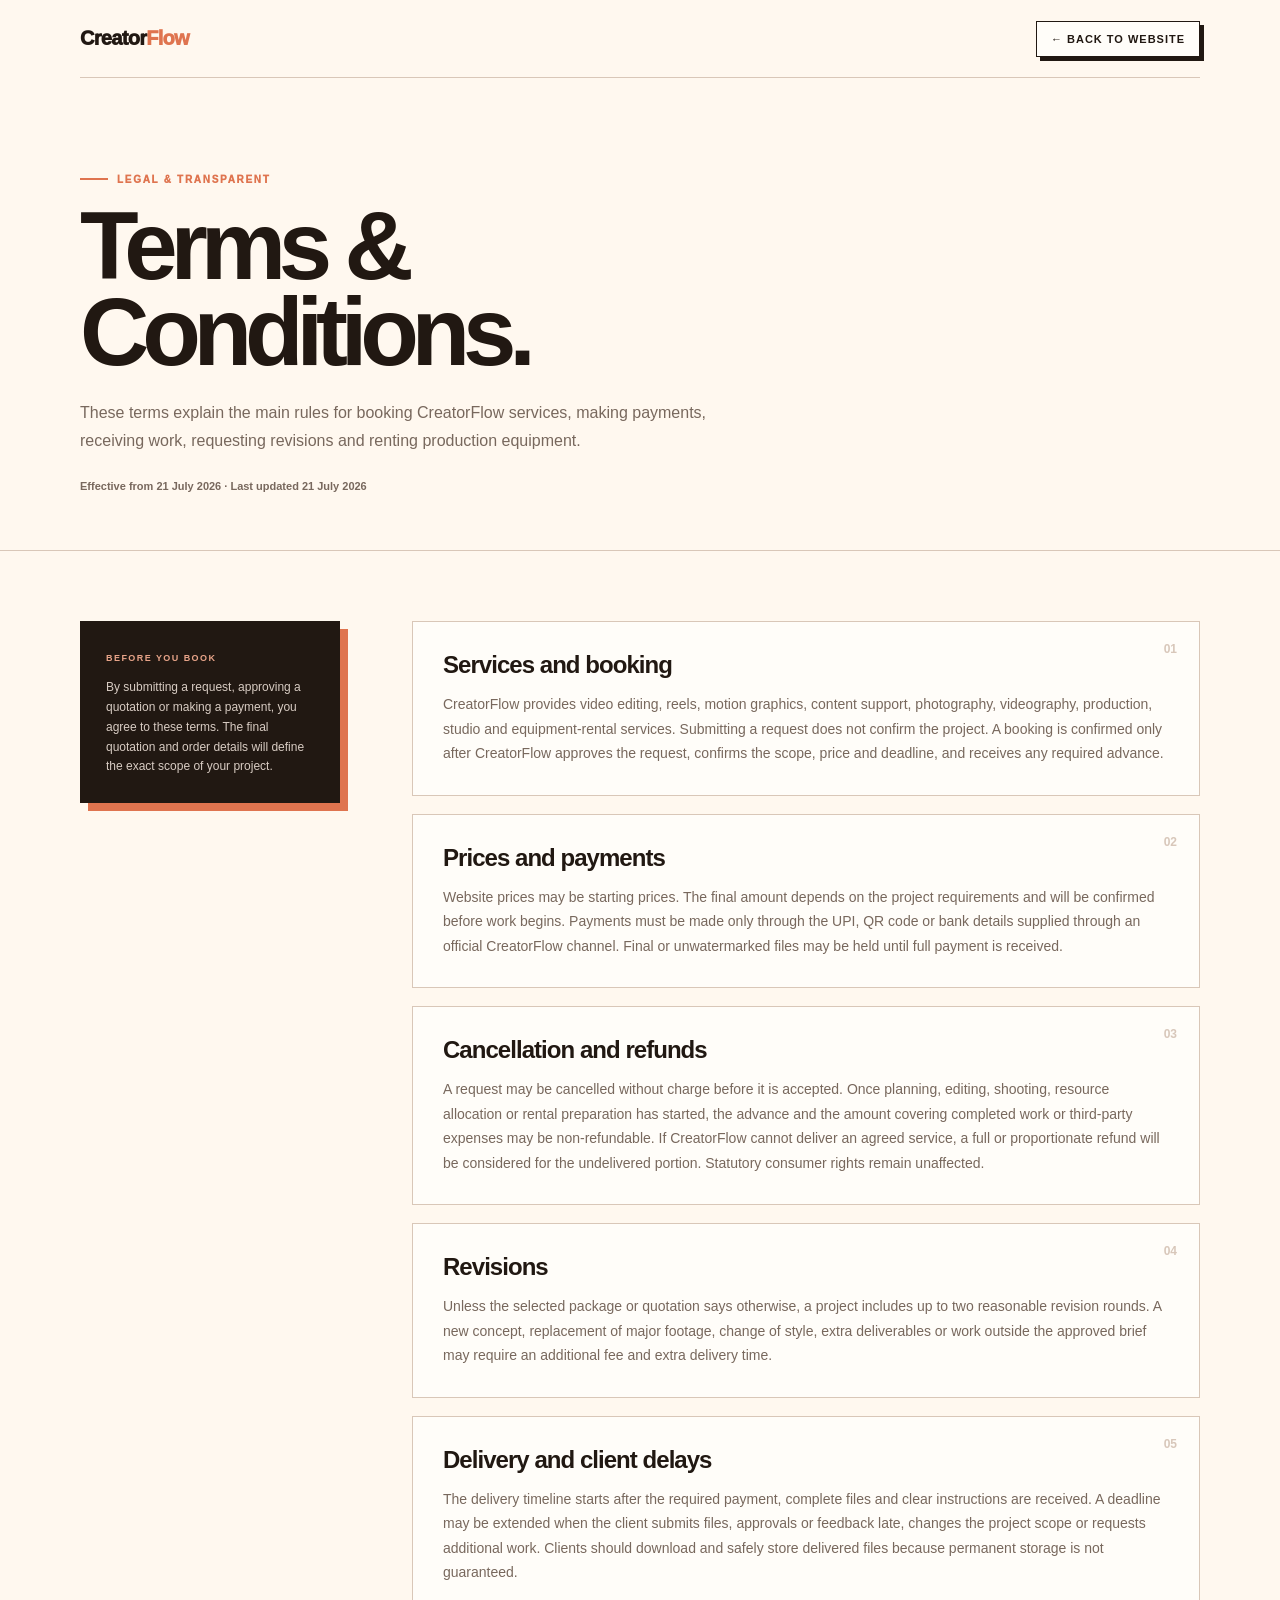
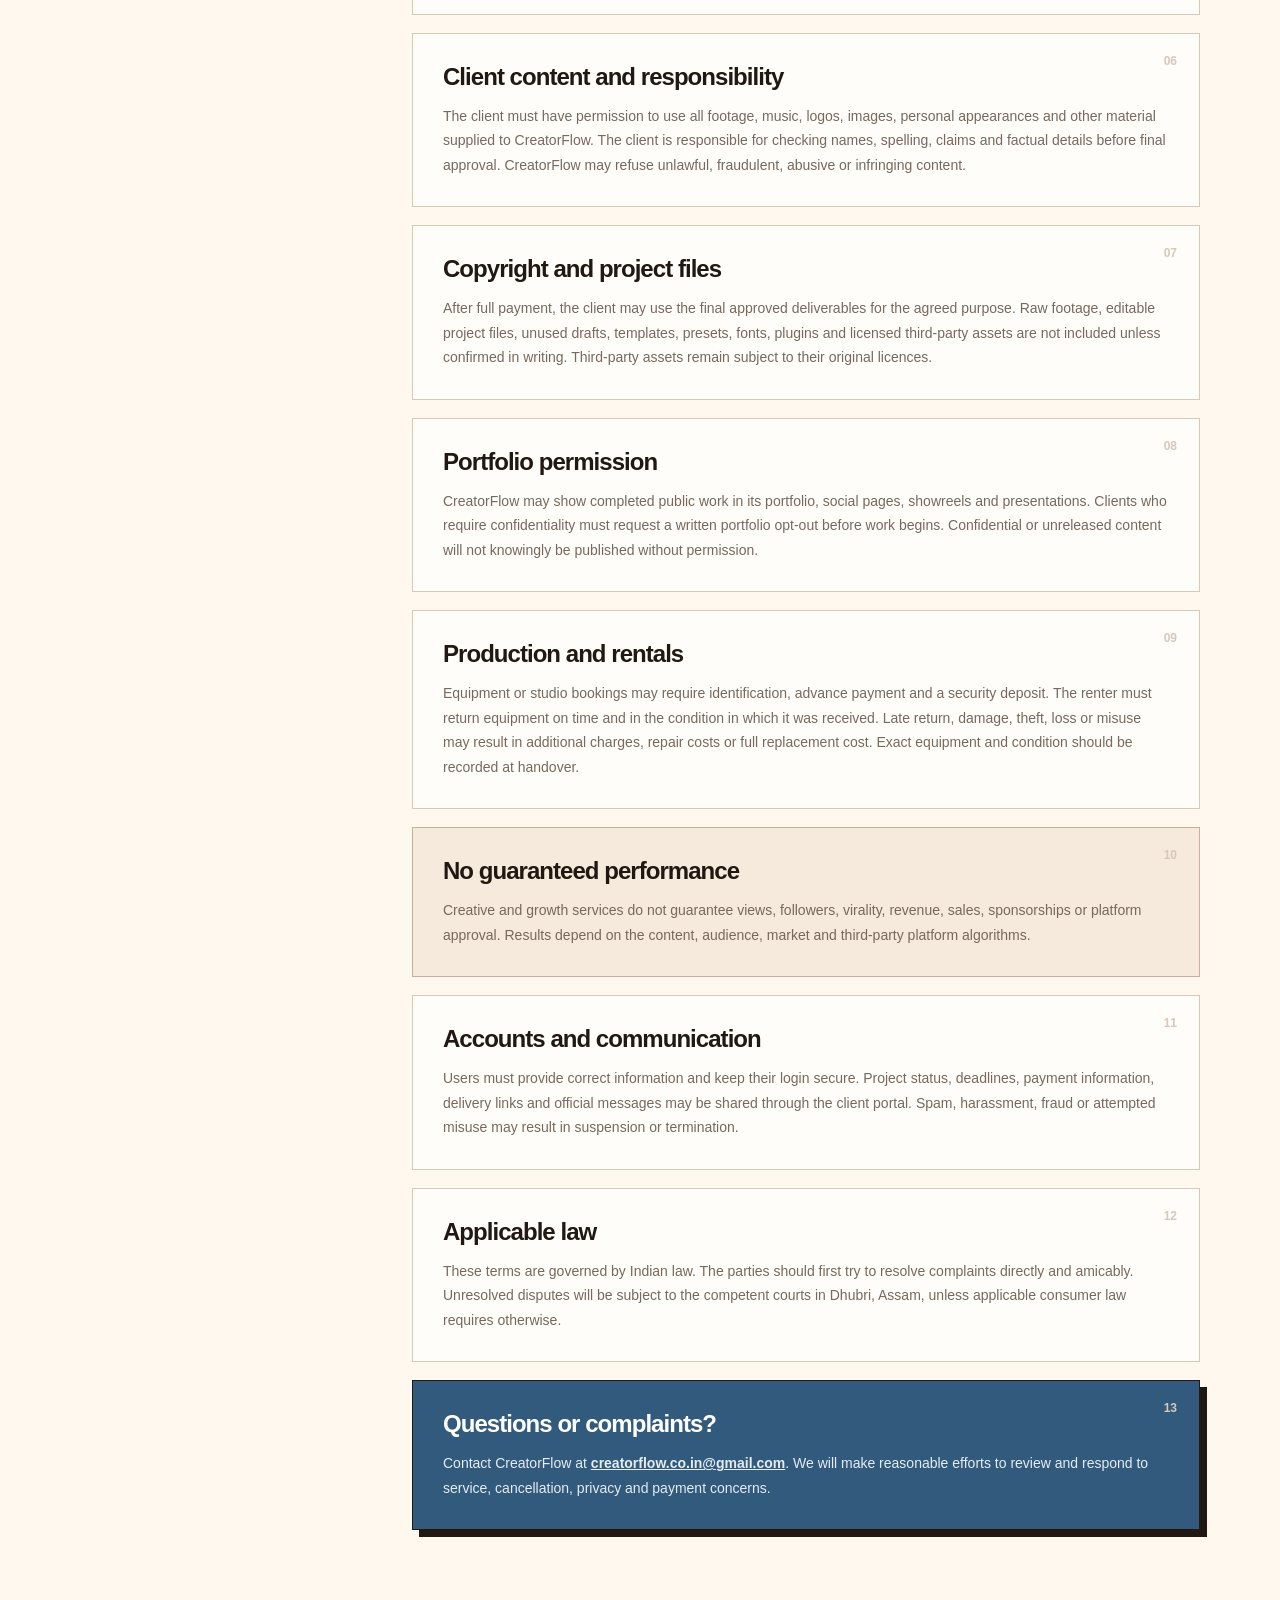
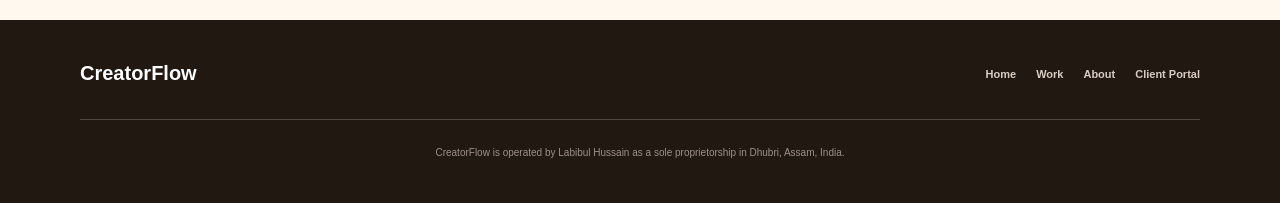
<file: terms.html>
<!doctype html>
<html lang="en">
<head>
  <meta charset="UTF-8">
  <meta name="viewport" content="width=device-width,initial-scale=1">
  <meta name="description" content="CreatorFlow Terms and Conditions for creative, production and rental services.">
  <link rel="icon" type="image/svg+xml" href="./favicon.svg?v=3">
  <title>Terms & Conditions — CreatorFlow</title>
  <style>
    :root{--ink:#211812;--muted:#78685d;--paper:#fff8ef;--cream:#f6eadc;--coral:#df744f;--blue:#315a7d;--line:#d9c7b8;--white:#fffdf9}
    *{box-sizing:border-box}html{scroll-behavior:smooth}body{margin:0;background:var(--paper);color:var(--ink);font-family:Arial,Helvetica,sans-serif}a{color:inherit}.shell{width:min(1120px,calc(100% - 40px));margin:auto}
    nav{height:78px;display:flex;align-items:center;justify-content:space-between;border-bottom:1px solid var(--line)}.brand{font-size:20px;font-weight:950;letter-spacing:-.7px;text-decoration:none}.brand span{color:var(--coral)}.back{font-size:11px;font-weight:900;text-transform:uppercase;letter-spacing:.09em;text-decoration:none;border:1px solid var(--ink);padding:11px 14px;background:var(--white);box-shadow:4px 4px 0 var(--ink)}
    .hero{padding:88px 0 58px;border-bottom:1px solid var(--line)}.eyebrow{display:inline-flex;align-items:center;gap:9px;color:var(--coral);font-size:10px;font-weight:950;text-transform:uppercase;letter-spacing:.17em}.eyebrow:before{content:"";width:28px;height:2px;background:var(--coral)}h1{max-width:780px;font-size:clamp(48px,8vw,96px);line-height:.9;letter-spacing:-.075em;margin:18px 0 24px}.hero p{max-width:660px;color:var(--muted);font-size:16px;line-height:1.75;margin:0}.date{display:block;margin-top:25px;color:var(--muted);font-size:11px;font-weight:800}
    .terms{display:grid;grid-template-columns:260px 1fr;gap:72px;padding:70px 0 90px}.side{position:sticky;top:30px;align-self:start;background:var(--ink);color:white;padding:25px;border:1px solid var(--ink);box-shadow:8px 8px 0 var(--coral)}.side small{color:#e8a489;font-size:9px;font-weight:900;text-transform:uppercase;letter-spacing:.16em}.side p{font-size:12px;line-height:1.65;color:#d8ccc3;margin:13px 0 0}.content{display:grid;gap:18px}.term{background:var(--white);border:1px solid var(--line);padding:29px 30px;position:relative}.term:before{content:attr(data-number);position:absolute;right:22px;top:20px;color:#d8c7ba;font-size:12px;font-weight:900}.term h2{font-size:24px;letter-spacing:-.04em;margin:0 40px 13px 0}.term p,.term li{color:var(--muted);font-size:14px;line-height:1.75}.term p{margin:0}.term ul{margin:12px 0 0;padding-left:19px}.notice{background:var(--cream);border-color:#c9af9b}.contact{background:var(--blue);color:white;border-color:var(--ink);box-shadow:7px 7px 0 var(--ink)}.contact p,.contact a{color:#e5edf3}.contact a{font-weight:900}
    footer{background:var(--ink);color:white;padding:42px 0}.footer-top{display:flex;align-items:center;justify-content:space-between;gap:30px}.footer-top strong{font-size:20px}.footer-links{display:flex;gap:20px}.footer-links a{color:#d8ccc3;font-size:11px;font-weight:800;text-decoration:none}.legal-owner{border-top:1px solid #51453e;margin-top:34px;padding-top:24px;color:#9e9189;font-size:10px;line-height:1.7;text-align:center}
    @media(max-width:760px){.shell{width:min(100% - 28px,1120px)}nav{height:68px}.back{box-shadow:3px 3px 0 var(--ink);font-size:9px;padding:9px 10px}.hero{padding:62px 0 42px}h1{font-size:52px}.hero p{font-size:14px}.terms{grid-template-columns:1fr;gap:28px;padding:38px 0 65px}.side{position:static}.term{padding:24px 20px}.term h2{font-size:21px}.footer-top{align-items:flex-start;flex-direction:column}.footer-links{flex-wrap:wrap}}
  </style>
</head>
<body>
  <header class="shell">
    <nav>
      <a class="brand" href="./index.html">Creator<span>Flow</span></a>
      <a class="back" href="./index.html">← Back to website</a>
    </nav>
  </header>

  <main>
    <section class="hero">
      <div class="shell">
        <span class="eyebrow">Legal & transparent</span>
        <h1>Terms &<br>Conditions.</h1>
        <p>These terms explain the main rules for booking CreatorFlow services, making payments, receiving work, requesting revisions and renting production equipment.</p>
        <span class="date">Effective from 21 July 2026 · Last updated 21 July 2026</span>
      </div>
    </section>

    <div class="terms shell">
      <aside class="side">
        <small>Before you book</small>
        <p>By submitting a request, approving a quotation or making a payment, you agree to these terms. The final quotation and order details will define the exact scope of your project.</p>
      </aside>

      <div class="content">
        <article class="term" data-number="01">
          <h2>Services and booking</h2>
          <p>CreatorFlow provides video editing, reels, motion graphics, content support, photography, videography, production, studio and equipment-rental services. Submitting a request does not confirm the project. A booking is confirmed only after CreatorFlow approves the request, confirms the scope, price and deadline, and receives any required advance.</p>
        </article>

        <article class="term" data-number="02">
          <h2>Prices and payments</h2>
          <p>Website prices may be starting prices. The final amount depends on the project requirements and will be confirmed before work begins. Payments must be made only through the UPI, QR code or bank details supplied through an official CreatorFlow channel. Final or unwatermarked files may be held until full payment is received.</p>
        </article>

        <article class="term" data-number="03">
          <h2>Cancellation and refunds</h2>
          <p>A request may be cancelled without charge before it is accepted. Once planning, editing, shooting, resource allocation or rental preparation has started, the advance and the amount covering completed work or third-party expenses may be non-refundable. If CreatorFlow cannot deliver an agreed service, a full or proportionate refund will be considered for the undelivered portion. Statutory consumer rights remain unaffected.</p>
        </article>

        <article class="term" data-number="04">
          <h2>Revisions</h2>
          <p>Unless the selected package or quotation says otherwise, a project includes up to two reasonable revision rounds. A new concept, replacement of major footage, change of style, extra deliverables or work outside the approved brief may require an additional fee and extra delivery time.</p>
        </article>

        <article class="term" data-number="05">
          <h2>Delivery and client delays</h2>
          <p>The delivery timeline starts after the required payment, complete files and clear instructions are received. A deadline may be extended when the client submits files, approvals or feedback late, changes the project scope or requests additional work. Clients should download and safely store delivered files because permanent storage is not guaranteed.</p>
        </article>

        <article class="term" data-number="06">
          <h2>Client content and responsibility</h2>
          <p>The client must have permission to use all footage, music, logos, images, personal appearances and other material supplied to CreatorFlow. The client is responsible for checking names, spelling, claims and factual details before final approval. CreatorFlow may refuse unlawful, fraudulent, abusive or infringing content.</p>
        </article>

        <article class="term" data-number="07">
          <h2>Copyright and project files</h2>
          <p>After full payment, the client may use the final approved deliverables for the agreed purpose. Raw footage, editable project files, unused drafts, templates, presets, fonts, plugins and licensed third-party assets are not included unless confirmed in writing. Third-party assets remain subject to their original licences.</p>
        </article>

        <article class="term" data-number="08">
          <h2>Portfolio permission</h2>
          <p>CreatorFlow may show completed public work in its portfolio, social pages, showreels and presentations. Clients who require confidentiality must request a written portfolio opt-out before work begins. Confidential or unreleased content will not knowingly be published without permission.</p>
        </article>

        <article class="term" data-number="09">
          <h2>Production and rentals</h2>
          <p>Equipment or studio bookings may require identification, advance payment and a security deposit. The renter must return equipment on time and in the condition in which it was received. Late return, damage, theft, loss or misuse may result in additional charges, repair costs or full replacement cost. Exact equipment and condition should be recorded at handover.</p>
        </article>

        <article class="term notice" data-number="10">
          <h2>No guaranteed performance</h2>
          <p>Creative and growth services do not guarantee views, followers, virality, revenue, sales, sponsorships or platform approval. Results depend on the content, audience, market and third-party platform algorithms.</p>
        </article>

        <article class="term" data-number="11">
          <h2>Accounts and communication</h2>
          <p>Users must provide correct information and keep their login secure. Project status, deadlines, payment information, delivery links and official messages may be shared through the client portal. Spam, harassment, fraud or attempted misuse may result in suspension or termination.</p>
        </article>

        <article class="term" data-number="12">
          <h2>Applicable law</h2>
          <p>These terms are governed by Indian law. The parties should first try to resolve complaints directly and amicably. Unresolved disputes will be subject to the competent courts in Dhubri, Assam, unless applicable consumer law requires otherwise.</p>
        </article>

        <article class="term contact" data-number="13">
          <h2>Questions or complaints?</h2>
          <p>Contact CreatorFlow at <a href="mailto:creatorflow.co.in@gmail.com">creatorflow.co.in@gmail.com</a>. We will make reasonable efforts to review and respond to service, cancellation, privacy and payment concerns.</p>
        </article>
      </div>
    </div>
  </main>

  <footer>
    <div class="shell">
      <div class="footer-top">
        <strong>CreatorFlow</strong>
        <div class="footer-links">
          <a href="./index.html">Home</a>
          <a href="./work.html">Work</a>
          <a href="./about.html">About</a>
          <a href="./portal.html">Client Portal</a>
        </div>
      </div>
      <div class="legal-owner">CreatorFlow is operated by Labibul Hussain as a sole proprietorship in Dhubri, Assam, India.</div>
    </div>
  </footer>
</body>
</html>
</file>
